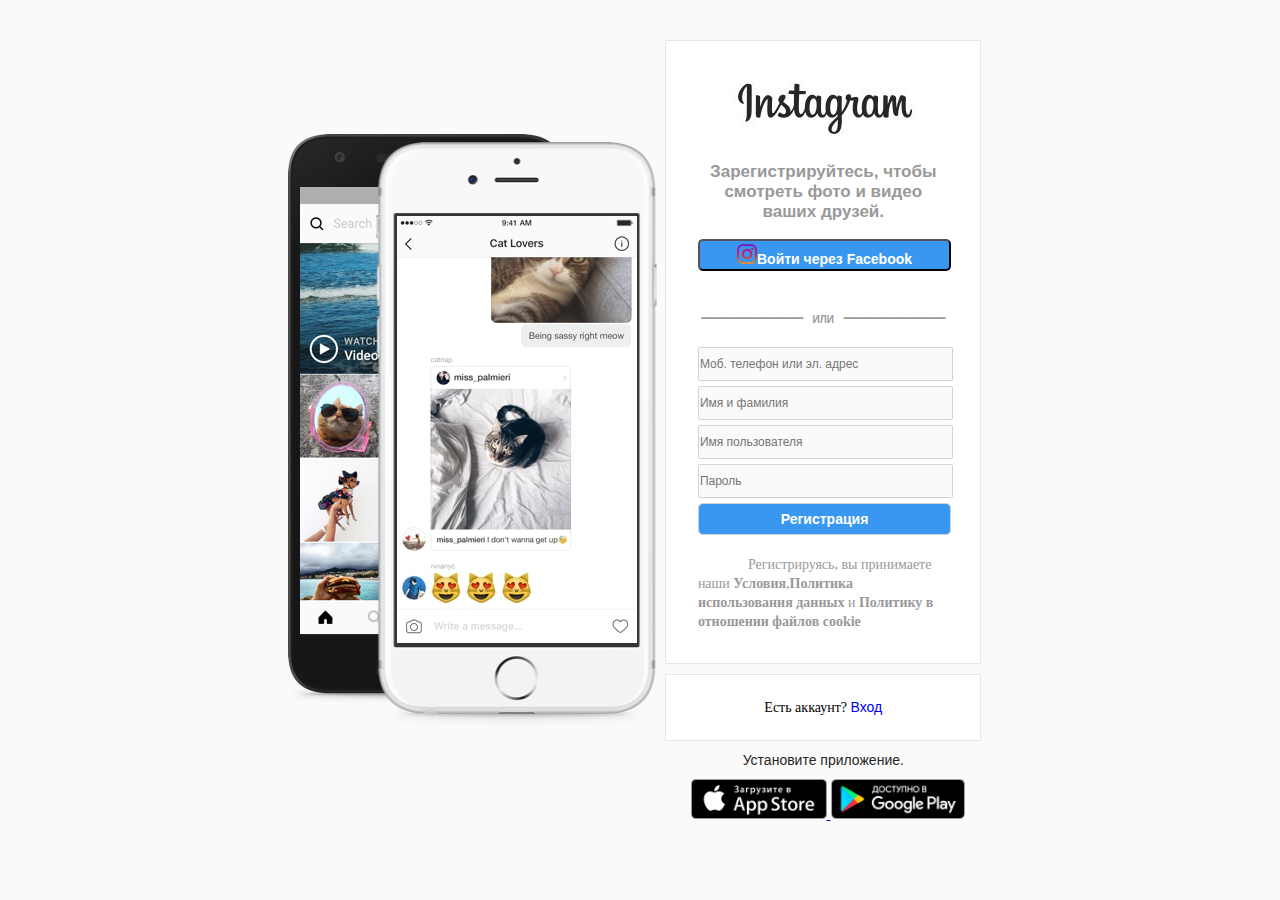
<file: w2/insta/index.html>
<!DOCTYPE HTML>
<html>
    <head>
        <meta charset="utf-8">
        <link href="style.css" type=text/css rel="stylesheet">
        <link rel="shortcut icon" href="img/instagram.png" type="image">
        <title>Instagram</title>
    </head>
    <body">
        <div class="Picture">
            <img src="img/leftsidephoto.png"/>
        </div>
        <div class="right_side">
            <div class="reg_form">
                <img class="instagram_ph" src="img/ins_txt.jpg">
                <p>Зарегистрируйтесь, чтобы смотреть фото и видео ваших друзей.</p>
                <button><img src="img/instagram.png" id="btn_img"><a href="https://www.facebook.com/login/device-based/regular/login/?login_attempt=1&lwv=110" target="_blank"><text id="text1">Войти через Facebook</text></a></button>
                <p>——————&nbsp&nbsp<text id="hrr">ИЛИ</text>&nbsp&nbsp——————</p>
                <form action="" method="POST">
                    <input class="lines" type="text" id="mobN" name="mobN" placeholder="Моб. телефон или эл. адрес" required>
                    <input class="lines" type="text" id="name" name="nm" placeholder="Имя и фамилия" required>
                    <input class="lines" type="text" id="un" name="un" placeholder="Имя пользователя" required>
                    <input class="lines"type="password" id="ps" name="ps" placeholder="Пароль" required>
                    <input type="submit" value="Регистрация"><br>
                    <span> Регистрируясь, вы принимаете наши <a href="https://help.instagram.com/581066165581870" target="_blank">Условия</a>,<a href="https://help.instagram.com/519522125107875" target="_blank">Политика использования данных</a> и <a href="https://help.instagram.com/1896641480634370?ref=ig" target="_blank">Политику в отношении файлов cookie</a></span>
                </form>
            </div>
            <div class="login">
                <p>Есть аккаунт? 
                    <a href="https://www.instagram.com/accounts/login/?source=auth_switcher" target="_blank">
                        Вход
                    </a> 
                </p>
            </div>
            <h6 id="dwlnd">Установите приложение.</h6>
            <div id="download">
                <a href="https://itunes.apple.com/app/instagram/id389801252?mt=8&vt=lo" target="_blank">
                    <img src="img/IOS.png" />
                </a>
                <a href="https://play.google.com/store/apps/details?id=com.instagram.android&referrer=utm_source%3Dinstagramweb%26utm_campaign%3DsignupPage%26ig_mid%3DWyVaYgALAAFUd2E33t3Gl5kcz6gh%26utm_content%3Dlo%26utm_medium%3Dbadge" target="_blank">
                    <img src="img/GP.png" />
                </a>
            </div>
        </div>
    </body>
</html>
</file>
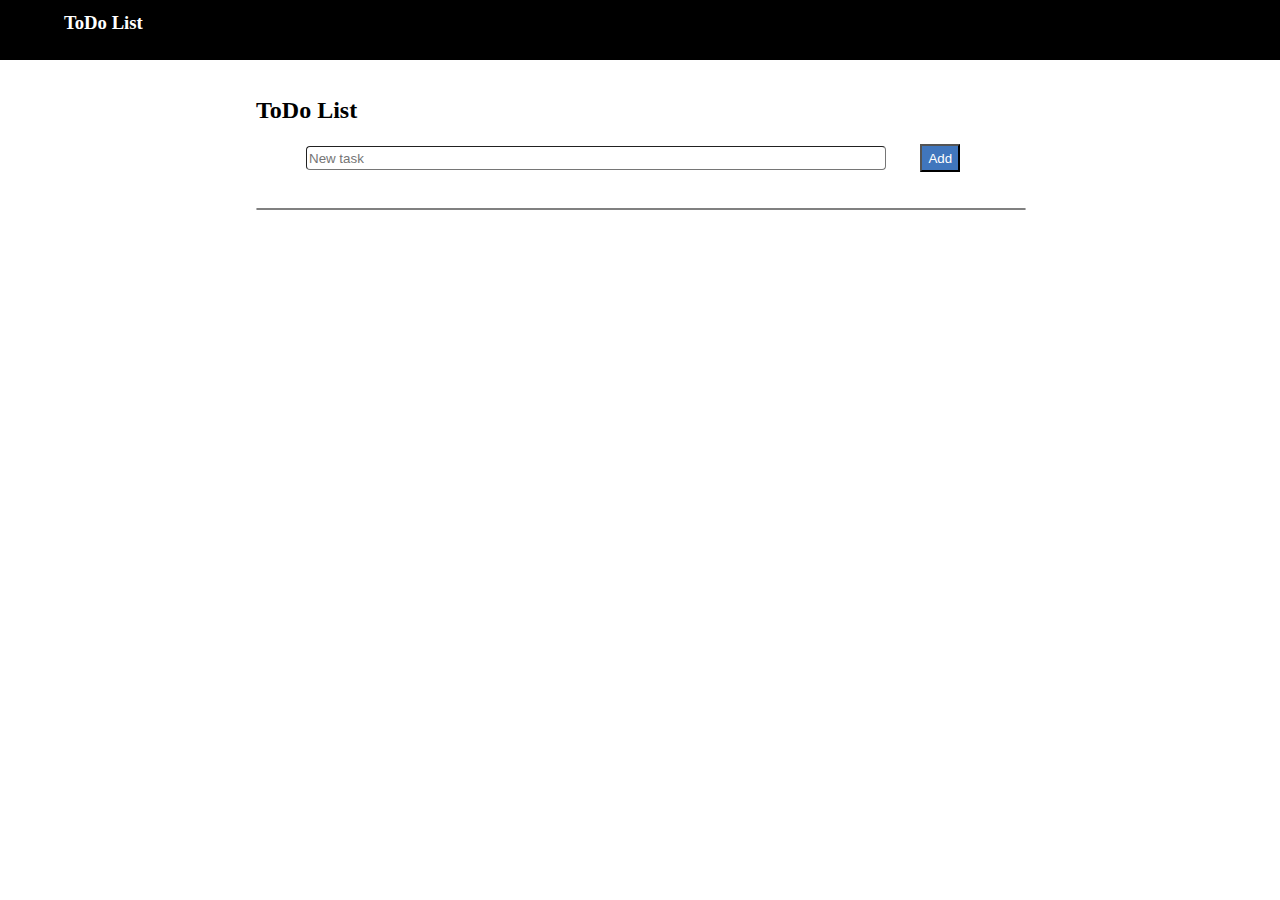
<file: w3/todolist.html>
<!Doctype html>
<html>
<head>
	<title>ToDo List</title>
	<link rel="stylesheet" type="text/css" href="style.css">
	<script type="text/javascript" src="javas.js"></script>
</head>
<body>
	<div class="topbar">
		<h3 id="title">ToDo List</h3>
	</div>
	<div class="content">
		<br>
		<div class="emp"></div>
		<div class="items">
			<h2>ToDo List</h2>
			<div class="form_div">
				<input id="in_todo" type="text" name="todoitem" required placeholder="New task" >
				<input type="button" name="delete" id="add" value="Add" onclick="addToDoElement()">
			</div>
			<br><br>
			<div id="todolist">
				
			</div>
		</div>
	</div>
</body>
</html>
</file>
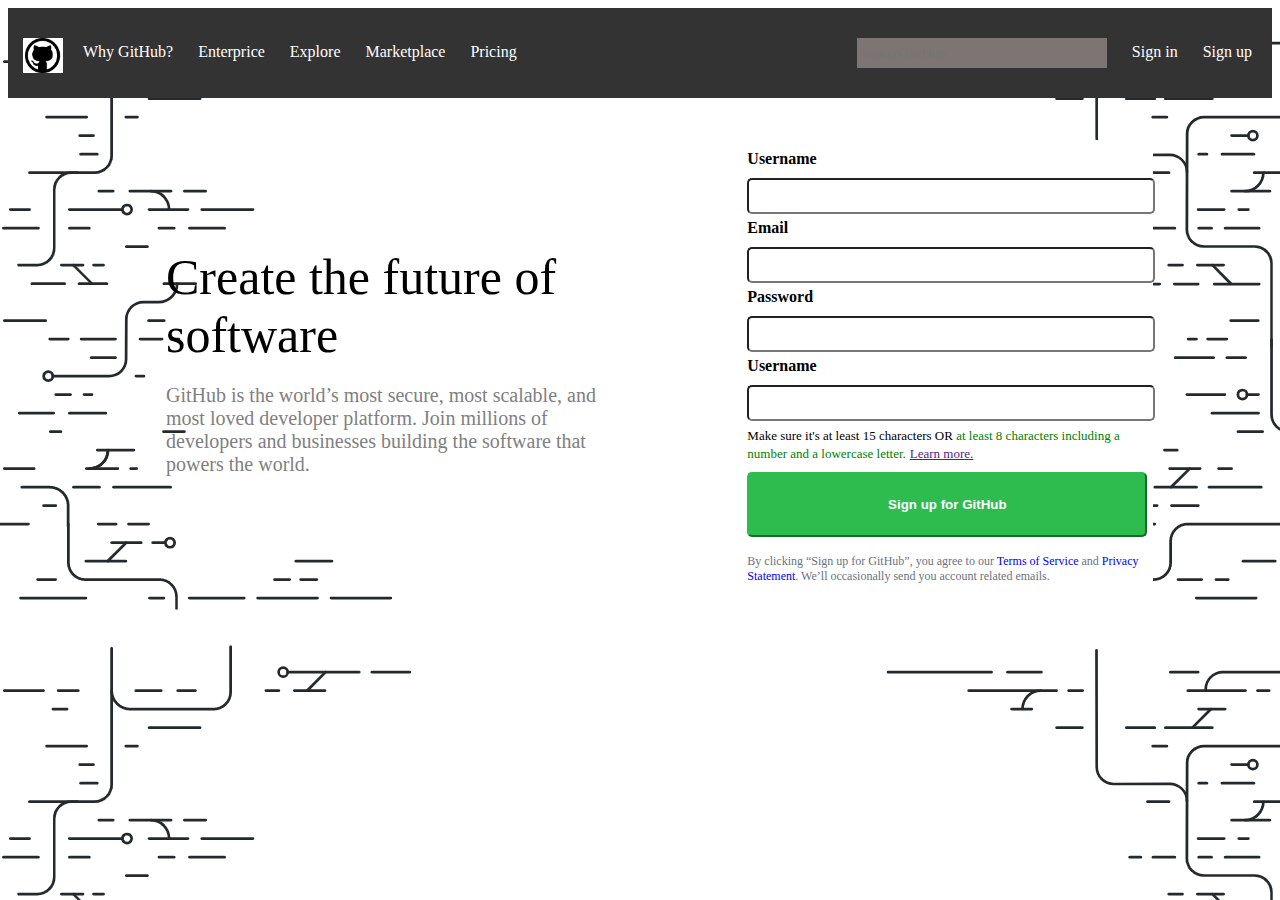
<file: w2/git/github.html>
<!Doctype html>
<html lang="en">
	<title>The world’s leading software development platform · GitHub</title>
<head>
    <meta charset="utf-8">
	<link rel="icon" type="image/x-icon" class="js-site-favicon" href="https://github.githubassets.com/favicon.ico">
	<link rel="stylesheet" type="text/css" href="style.css">
</head>
<body>
		<div id="menu">
			<div class="d2">
				<a href="https://github.com/"><img src="img/menu.png" id="menu_pic"></a>
				<ul id="menu_items">
					<li id="menu_dropdown" class="dropdown">
						<a id="no_line" href="" >Why GitHub?</a>
						<div id="dropdown_content">
							<a href="">Features</a>
							<a href="">Code review</a>
							<a href="">Project Management</a>
							<a href="">Integration</a>
							<a href="">Action</a>
							<a href="">Packages</a>
							<a href="">Security</a>
							<a href="">Team Management</a>
							<a href="">Hosting</a>
							<a href="">Customer stories</a>
							<a href="">Hosting</a>
						</div>
					</li>
					<li>Enterprice</li>
					<li id="menu_dropdown" class="dropdown">
						<a id="no_line" href="">Explore
							<div id="dropdown_content">
								<a href="">Explore GitHub</a>
								<a href="">Learn & Contribute</a>
								<a href="">Topics</a>
								<a href="">Collections</a>
								<a href="">Trending</a>
								<a href="">Learning Lab</a>
								<a href="">Open source guides</a>
								<a href="">Connect with others</a>
								<a href="">Events</a>
								<a href="">Community Forum</a>
								<a href="">GitHub Education</a>
							</div>
					</li>
					<li>Marketplace</li>
					<li id="menu_dropdown" class="dropdown">
						<a href="" id="no_line">Pricing</a>
						<div id="dropdown_content">
							<a href="">Plans</a>
							<a href="">Compare plans</a>
							<a href="">Contact sales</a>
							<a href="">Nonprofit</a>
							<a href="">Education</a>
						</div>

					</li>
					<div class="right_side_menu">
						<input type="search" name="" id="menu_items_in" placeholder="Search GitHub">
						<li>
							<a href="">Sign in</a>
						</li>
						<li>
							<a href="">Sign up</a>
						</li>
					</div>
				</ul>
			</div>
		</div>
		<div id="left_side">
			<div id="left_left"></div>
			<div class="center_aligned">
				<text id="text">Create the future of software</text>
				<p id="para">GitHub is the world’s most secure, most scalable, and most loved developer platform. Join millions of developers and businesses building the software that powers the world.</p>
			</div>
		</div>
		<div id="right_side">
			<div class="right_side_form_div">
				<form class="form_sign_up">
					<b>Username</b>
					<input type="text" name="">
					<b>Email</b>
					<input type="email" name="">
					<b>Password</b>
					<input type="Password" name="">
					<b>Username</b>
					<input type="" name="">
					<text id="form_text">Make sure it's at least 15 characters OR </text> <text id="second_text"> at least 8 characters including a number and a lowercase letter.</text>
					<a id="form_text" href="">Learn more.</a>
					<input type="button" name="" value="Sign up for GitHub">
					<p id="terms_p">By clicking “Sign up for GitHub”, you agree to our <a href="https://help.github.com/en/github/site-policy/github-terms-of-service">Terms of Service</a> and <a href="https://help.github.com/en/github/site-policy/github-privacy-statement">Privacy Statement</a>. We’ll occasionally send you account related emails.</p>
				</form>
			</div>
		</div>
</body>
</html>
</file>
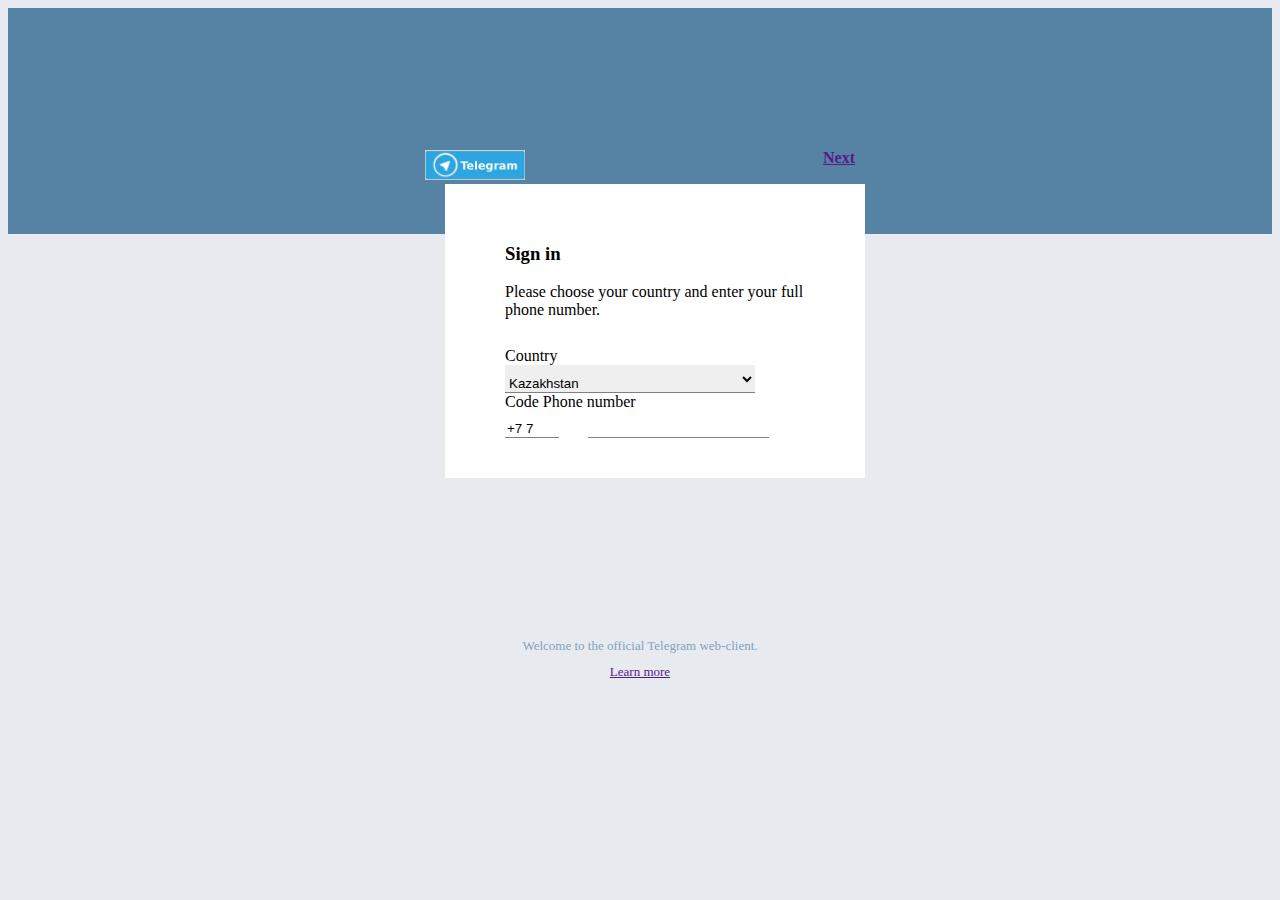
<file: w2/teleg/web1.html>
<!DOCTYPE html>
<html lang="ru">
<head>
	<meta charset="UTF-8">
	<title>Telegram Web</title>
	<link rel="shortcut icon" href="https://web.telegram.org/favicon.ico" type="image/x-icon">
	<link rel="stylesheet" href="style.css" type="text/css">
	<link rel="stylesheet" href="" type="text/css">
</head>
<body>
	<div id="all_page">
		<div class="top-block"></div>
		<div id = "big2">
			<div id="login_head" >
				<a href="https://web.telegram.org/">
					<img src="img/loggo.jpg" class="icon2">
				</a>
				<div class="login_head_next">
					<a href="">Next</a>
				</div>
			</div>
		<div id="form_fill">
			<form>
				<h3>Sign in</h3>
				<p>Please choose your country and enter your full phone number.</p>
				<br>
				<div>
					<label id = "country_label">Country</label><br>
					<select id = select_country>
		          		<option value="Kazakhstan">Kazakhstan</option>
						<option value="Afghanistan">Afghanistan</option>
						<option value="Åland Islands">Åland Islands</option>
		           		<option value="Albania">Albania</option>
		           		<option value="Algeria">Algeria</option>
		           		<option value="Bahamas">Bahamas</option>
		           		<option value="Canada">Canada</option>
		           		<option value="Germany">Germany</option>
		           		<option value="United States">United States</option>
		           		<option value="Russian Federation">Russian Federation</option>
					</select>
				</div>
				<div>
					<label id="code_label">Code</label>
					<label id="phone_number">Phone number</label>
					<br>
					<input type="text" id="c_code" name="code" value="+7 7" margin-right="50px" required>
					<input type="text" id="phone_numbers" name="phone" pattern="[0-9]{2}-[0-9]{3}-[0-9]{2}-[0-9]{2}" value="" required>
				</div>
			</form>	
		</div>
		</div>
		<div class="login_bottom_div">
			<p>Welcome to the official Telegram web-client.</p>
			<a href="">Learn more</a>
		</div>
	</div>
</body>
</file>
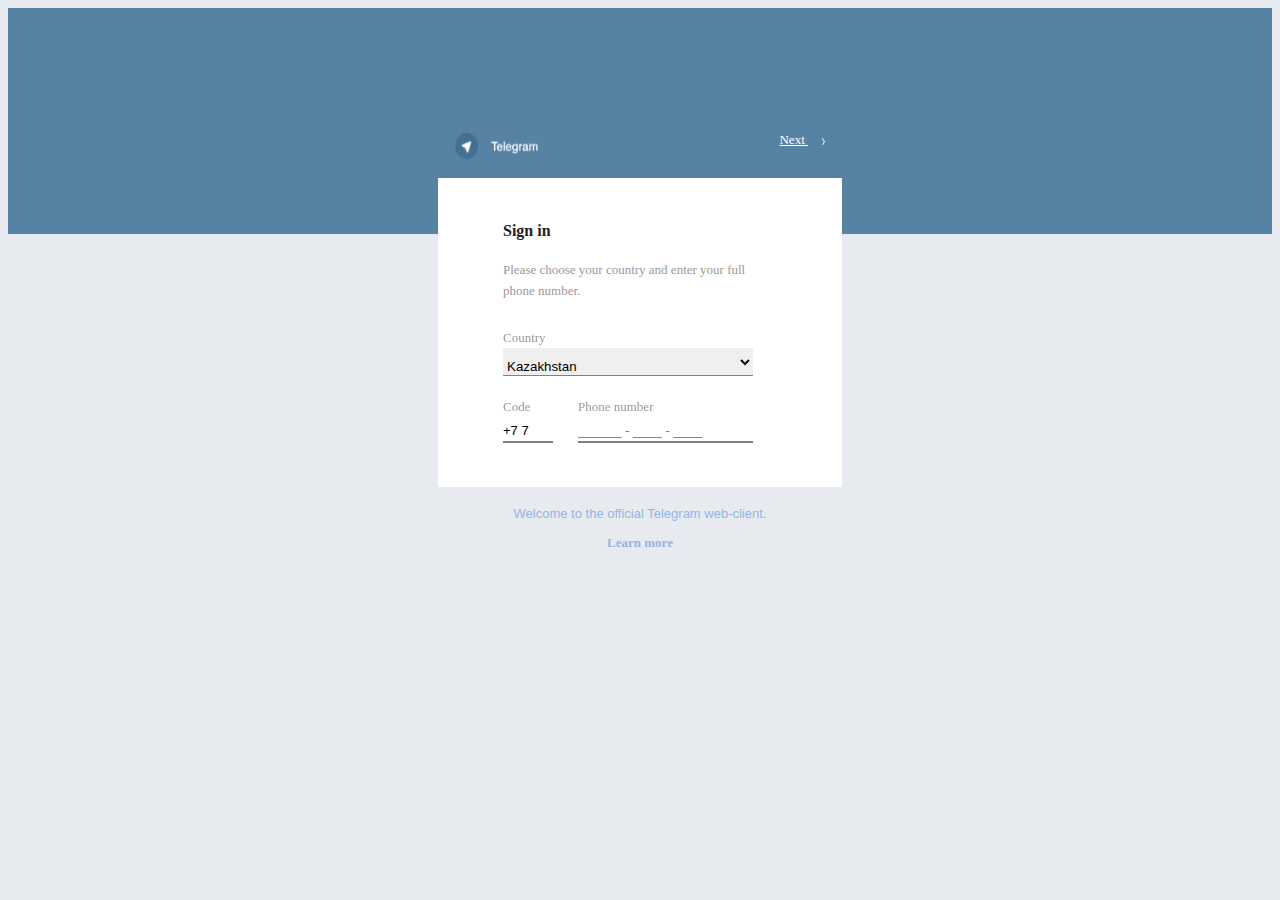
<file: w2/teleg/web2.html>
<!DOCTYPE html>
<html lang="ru">
<head>
	<meta charset="UTF-8">
	<title>Telegram Web</title>
	<link rel="shortcut icon" href="https://web.telegram.org/favicon.ico" type="image/x-icon">
	<link rel="stylesheet" href="style2.css" type="text/css">
	<link rel="stylesheet" href="" type="text/css">
</head>
<body>
<div>
	<div id="top-block">
		
	</div>
	<div id="login_page">
		<div id="login_page_top">
			<div id="login_page_next">
				<a href="" id="login_page_next_link">
					<text>Next</text>
					<img id="login_page_next_link_icon" src="img/next.png">
				</a>
			</div>
			<a href="" id="login_page_top_link">
				<img id="pic1" src="img/logo1.png">
			</a>
		</div>
		<div id="login_page_mid">
			<form>
				<h3 id="sign_in_h3">Sign in</h3>
				<p id="sign_in_p">Please choose your country and enter your full phone number.</p>
				<div id="country_box">
					<label id="country_label">Country</label>
					<select id = "select_country">
		          		<option value="Kazakhstan">Kazakhstan</option>
						<option value="Afghanistan">Afghanistan</option>
						<option value="Åland Islands">Åland Islands</option>
		           		<option value="Albania">Albania</option>
		           		<option value="Algeria">Algeria</option>
		           		<option value="Bahamas">Bahamas</option>
		           		<option value="Canada">Canada</option>
		           		<option value="Germany">Germany</option>
		           		<option value="United States">United States</option>
		           		<option value="Russian Federation">Russian Federation</option>
					</select>
				</div>
				<div id="phone_box">
					<div id="phone_box_code">
						<label id="country_label">Code</label>
						<input type="text" name="" id="phone_code_in" value="+7 7">
					</div>
					<div id="phone_box_phone">
						<label id="country_label">Phone number</label>
						<input id="phone_box_phone_in" type="text" name="" placeholder="______ - ____ - ____">
					</div>
				</div>
			</form>
		</div><br>
		<div id="login_page_bot">
			<div>
				<p id="bott">Welcome to the official Telegram web-client. </p>
				<a href="" id="more">Learn more</a>
			</div>
		</div>
	</div>
</div>
</body>
</html>
</file>
<file: w2/insta/style.css>
body{
    background-color: #fafafa;
}
.reg_form h1 {
    font-family:apple-system,BlinkMacSystemFont,"Segoe UI",Roboto,Helvetica,Arial,sans-serif;
    text-align: center;
}
.reg_form button,.reg_form input[type=submit] {
    color:white;
    width: 101%;
    height: 32px;
    font-size:14px;
    font-weight: 600;
    font-family: -apple-system,BlinkMacSystemFont,"Segoe UI",Roboto,Helvetica,Arial,sans-serif;
    background-color: #3897f0;
    border-radius: 5px;
    cursor: pointer;
    margin-bottom: 20px;
}
#download img{
    height: 40px;
}
#dwlnd {
	font-family: -apple-system,BlinkMacSystemFont,Segoe UI,Roboto,Helvetica,Arial,sans-serif;
    color: #262626;
    font-size: 14px;
    line-height: 18px;
    margin-top: 10px;
    margin-right: 20px;
    margin-bottom: 10px;
    margin-left: 20px;
    text-align: center;
    font-weight: 400;
}
.Picture {
    margin-left: 21%;
    float:left;
    width:25%;
    height: 618px;
    margin-top: 9%;
}
.reg_form,.login {
    background-color: #fff;
    border: 1px solid #e6e6e6;
    border-radius: 1px;
    margin: 0 0 10px;
    padding: 10px 0;
}
.login {
    text-align: center;
    font-size:14px;
    font-weight: 400;
}

.reg_form {
	padding:10%;
}
#download {
	margin-left: 8%;
	margin-right: 5%;
}
.right_side { 
	margin-right: 23%;
    float:right;
    width: 25%;
    margin-top: 2.5%;
}
.reg_form p {
	font-weight: 600;
    line-height: 20px;
    font-size: 17px;
    color:#999;
    text-align: center;
    font-family: -apple-system,BlinkMacSystemFont,"Segoe UI",Roboto,Helvetica,Arial,sans-serif;
}
.reg_form input {
	width:100%;
	height: 30px;
	margin-bottom: 2%;
	font-family: -apple-system,BlinkMacSystemFont,"Segoe UI",Roboto,Helvetica,Arial,sans-serif;
	font-size:12px;
	background-color: #fafafa;
	-webkit-appearance: none;
	border-width: 1px;
	border-style: solid;
	border-radius: 2px;
	border-color: #D3D3D3;
    padding: 1px;
    outline: 0;
}
.reg_form span {
	color: #999;
    font-size: 14px;
    line-height: 18px;
    text-align: center;
    margin-left: 50px;
    margin-right: 50px;
}
.reg_form a{
    text-decoration: none;
}
#text1{
    color:white;
}
hr{
    width:10%;
}
.login a{
    text-decoration: none;
    font-family: -apple-system,BlinkMacSystemFont,Segoe UI,Roboto,Helvetica,Arial,sans-serif;
}
.reg_form a{
    text-decoration: none;
    color:#999;
    font-weight: 600;
}
#hrr{
    text-align: center;
    font-size: 10px;
    font-family: -apple-system,BlinkMacSystemFont,Segoe UI,Roboto,Helvetica,Arial,sans-serif;
}
.instagram_ph{
    margin-left: 10%;
}
.reg_form input:focus{
    border-style: outset;
    border-width: 1px;
    border-color: grey;
}
#btn_img{
    width: 20px;
    height: 20px;
}
</file>
<file: w3/style.css>
body{
	box-sizing: border-box;
	margin:0;
	margin-top: -1.5%;
}
.topbar{
	background-color: black;
	width: 100%;
	height: 60px;
}
#title{
	color: white;
	padding-left: 5%;
	padding-top: 1%;
}
.content{
	width: 100%;
	height: 500px;
}
.emp{
	height: 500px;
	width: 20%;
	float: left;
}
.items{
	float: left;
	width: 60%;
}
.form_div{
	padding-left: 50px;
}
.form_div input[type="text"]{
	outline: none;
	width: 80%;
	height: 20px;
	border-radius: 4px;
	border-width: 1px;
}
.form_div input[type="button"]{
	margin-left: 30px;
	height: 28px;
	background-color: #4076bd;
	outline: none;
	color: white;
}
#todolist input[type="checkbox"]{
	float: left;
}
#todolist input[type="checkbox"]:checked{
	background-color:#000;
    border-left-color:#06F;
    border-right-color:#06F;
}
#todolist{
	border: 1px solid grey;
    border-radius: 5px;
	width: 100%;
}
#todolist div{
	border-bottom: 1px solid black;
	width: 93.5%;
	height: 25px;
	border-color: grey;
	border-width: 1px;
	padding: 25px;
}
#item_text{
	text-decoration: none;
	margin-left: 20px;
	margin-top: 1px;
	float: left;
	width: 90%;
}
#delete{
	float: right;
	background-image: url("img/delete.png");
	background-size: 20px;
	width: 25px;
	height: 25px;
	outline: none;
}
#added{
	border: 1px solid black;
	width: 100%;
	height: 35px;
	border-color: grey;
	border-width: 2px;
	padding: 25px;
}
#delete_all_btn{
	margin-left: 40%;
	margin-top: 10px;
	width: 80px;
	height: 50px;
	outline: none;
	border-radius: 2px;
}
#delete_all_btn:hover{
	background-color: black;
	color: white;
}
#delete_all_btn:focus{
	background-color: red;
	color: white;
}
</file>
<file: w2/git/style.css>
body{
	background-image:url(img/bg.png);
}
.d2{
	margin-top: 30px;
}
#no_line{
	text-decoration: none;
	color: white;
}
#menu{
	width: 100%;
	height: 90px;
}
#left_side{
	height: 350px;
	width: 50%;
	padding-top: 150px;
	float: left;
}
#left_left{
	float: left;
	height: 350px;
	width: 25%;
}
#text{
	font-size: 50px;
}
#para{
	color: grey;
	font-size: 20px;
	padding-right: 40px;
}
#right_side{
	height: 350px;
	width: 47%;
	float: right;
}
#menu_pic{
	float: left;
	padding-left: 15px;
	margin-right: 15px;
	height: 35%;
	width: 40px;
}
#menu{
	background-color: #333;
	float: left;
	list-style-type: none;
	margin:0;
	padding: 0;
	overflow: hidden;  
}
#menu_items{
	color:white;
}
li.dropdown {
}
li a{
	text-align: center;
}
#dropdown_content {
	display: none;
	position: absolute;
	background-color: #f9f9f9;
	min-width: 160px;
	box-shadow: 0px 8px 16px 0px rgba(0,0,0,0.2);
	z-index: 1;
}
#dropdown_content a{
	color: black;
	padding: 12px 16px;
	text-decoration: none;
	display: block;
	text-align: left;
}
#dropdown_content a:hover {
	background-color: #f1f1f1;
}
.dropdown:hover #dropdown_content {
	display: block;
}
ul {
	list-style-type: none;
	margin: 0;
	padding: 0;
	overflow: hidden;
}
#menu_items li{
	float: left;
	padding: 5px;
	margin-right: 15px;
}
#menu_dropdown{
	display: block;
}
.right_side_menu{
	float: right;
}

.right_side_menu a{
	color: white;
	text-decoration: none;
}
.right_side_menu a:hover, #menu_items li:hover{
	color: #a69b9a;
	text-decoration: none;
}
#menu_items_in{
	width: 250px;
	height: 30px;
	border:none;
	background-color: #7d7574;
	float: left;
	margin-right: 20px;
}
#menu_items_in:focus{
	background-color: white;
}
.center_aligned{
	/*text-align: center;*/
}
.right_side_form_div{
	border-radius: 5px;
	background-color: white;
	width: 70%;
	margin-top: 7%;
	margin-left: 10%;
	margin-right: 20px;
}
.form_sign_up{
	padding: 10px;
}
.form_sign_up input{
	margin-top: 10px;
	margin-bottom: 5px;
	width: 400px;
	height: 30px;
	background-color: white;
	border-radius: 5px;
	border-color: 2px solid grey;
}
#second_text{
	font-size: 13px;
	color:green;
}
#form_text{
	font-size: 13px;
}
input[type="button"]{
    background-color: #2ebc4f;
    border-color: #2ebc4f;
	color: white;
	font-weight: bold;
	height: 65px;
}
#terms_p{
    font-size: 12px;
    color: #6a737d;
}
#terms_p a{
	color: blue;
	text-decoration: none;
}
#terms_p a:hover{
	text-decoration: underline;
}
</file>
<file: w2/teleg/style.css>
body{
	background-color: #e7ebf0;
}
div{
	display: block;
}
p{
	display: block;
    margin: 0 0 10px;
    margin-top: 0px;
    margin-right: 0px;
    margin-bottom: 10px;
    margin-left: 0px;
}
#big2{
	margin: -135px auto 90px;
    max-width: 430px;
    padding: 50px;
}
#code{
	margin-right: 25px;
}
input, select{
	outline: 0;
	border:none;
	border-bottom: 1px solid grey;
	padding-top: 10px;
}
#select_country{
	outline: 0;
	border: none;
	border-bottom: 1px solid grey;

}
#form_fill{
	background-color: white;
	border: none;
	padding: 0px;
	width: 300px;
	margin: 20px;
    padding: 40px 60px;
}
#all_page{
	box-sizing: border-box;
}
#select_country{
	padding-top: 10px;
	width: 250px;
}
#code{
	width: 70px;
}
#phone_number{
	/*visibility: false;*/
}
#code_label{
	width: 100px;
}
#c_code{
	width: 50px;
	margin-right: 25px;
}
#c_code:focus,#phone_numbers:focus{
	border-bottom: 2px solid blue;
}
.top-block{
	background:#5682a3;
	height:226px;
}
.icon1{
	width: 30px;
    height: 30px;
    display: inline-block;
    vertical-align: top;
    margin-right: 18px;
    background-image: url(img\logo-telegram.png);
    background-repeat: no-repeat;
    background-position: -5px -10px;
}
.icon2{
	width:100px;
	height:30px;
	display:inline-block;
	vertical-align:middle;
	background-repeat:no-repeat;
	background-position: 0 0;
	margin-top:1px;
}
#login_head_btn{
    font-size: 13px;
    line-height: 20px;
    padding: 27px 15px 28px;
    display: inline-block;
    color: #fff;
}
.icon-next-submit{
	background-image:url(img/next.png);
	background-size:40px 948px
}

.login_head_logo_link{
	display:inline-block;
	line-height:30px;
	padding:23px 15px 22px;
}
.login_head_next{
	float:right;
	font-weight:700;
}
.back_form{
	/*background-color: white;*/
}

.login_bottom_div{
	color:#84a2bc;
	font-size:13px;
	line-height:16px;
	margin-top:25px;
	text-align:center;
}
#login_head{
	height: 15px;
	/*background-color: #5682a3;*/
}
</file>
<file: w2/teleg/style2.css>
body{
	background-color: #e7ebf0;
}
#top-block{
	/*display: block;*/
	/*box-sizing: border-box;*/
    background: #5682a3;
    height: 226px;
    width: 100%;
}
#login_page{
	margin: -131px auto 90px;
    max-width: 404px;
}
#login_page_top{
	height: 75px;
}
#login_page_mid{
	
    background: #fff;
    padding: 44px 65px;
}
#login_page_bot{
	/*box-sizing: border-box;*/
	text-align: center;
}
#login_page_top_link {
    display: inline-block;
    line-height: 30px;
    padding: 23px 15px 22px;
}
#pic1{
	width: 100px;
    height: 40px;
    display: inline-block;
    vertical-align: top;
    margin-right: 18px;
    background-position: -5px -10px;
}
#login_page_next{
	float: right;
}
#login_page_next_link{
	font-size: 13px;
    line-height: 20px;
    padding: 27px 15px 28px;
    display: inline-block;
    color: #fff;
}
#login_page_next_link_icon{
	width: 7px;
    height: 12px;
    display: inline-block;
    vertical-align: middle;
    margin-left: 12px;
    margin-top: -1px;
    background-repeat: no-repeat;
    background-position: -18px -50px;
}
#sign_in_h3{
	color:#222;
	margin:0 0 20px;
	font-size:16px;
	font-weight:700
}
#sign_in_p{
	color:#999;
	margin:15px 0 30px;
	font-size:13px;
	line-height:160%
}
#country_label{
	font-weight:400;
	color:#999;
	cursor:pointer;
	display:block;
	font-size:13px;
	margin:0;padding:0;
	z-index:1;
	pointer-events:none;
	transform-origin:left center;
	transform:translate3d(0,-2px,0)
}
#select_country{
	width: 250px;
	margin-bottom: 25px;
}
input,select{
	outline: 0;
	border:none;
	border-bottom: 1px solid grey;
	padding-top: 10px;
}
#phone_box{
	box-sizing: border-box;
}
#phone_box_code{
	float: left;
    width: 50px;
    margin-right: 25px;
}
#phone_box_label{
    transform: scale(.9);
}
#phone_code_in,#phone_box_phone_in{
	color: #000;
    background: #fff;
    display: inline-block;
    border: 0;
    outline: 0;
    font-size: 13px;
    padding: 3px 0;
    margin: 3px 0 0;
    width: 100%;
    resize: none;
	border-bottom: 2px solid grey;
    box-shadow: none;
}
#phone_code_in:focus, #phone_box_phone_in:focus{
	border-bottom: 2px solid blue;
}
#phone_box_phone_in{
    width: 175px;
}
#bott{
	color: rgb(149, 180, 230);
    margin: 0 0 10px;
    margin-top: 0px;
    margin-right: 0px;
    margin-bottom: 10px;
    margin-left: 0px;
    font: 13px/18px Tahoma,sans-serif,Arial,Helvetica;
}
#more{
	color: rgb(149,180,230);
	font-size: 13px;
    line-height: 16px;
    text-decoration: none;
    font-weight: bold;
}
#more:hover{
	text-decoration: underline;
}
</file>
